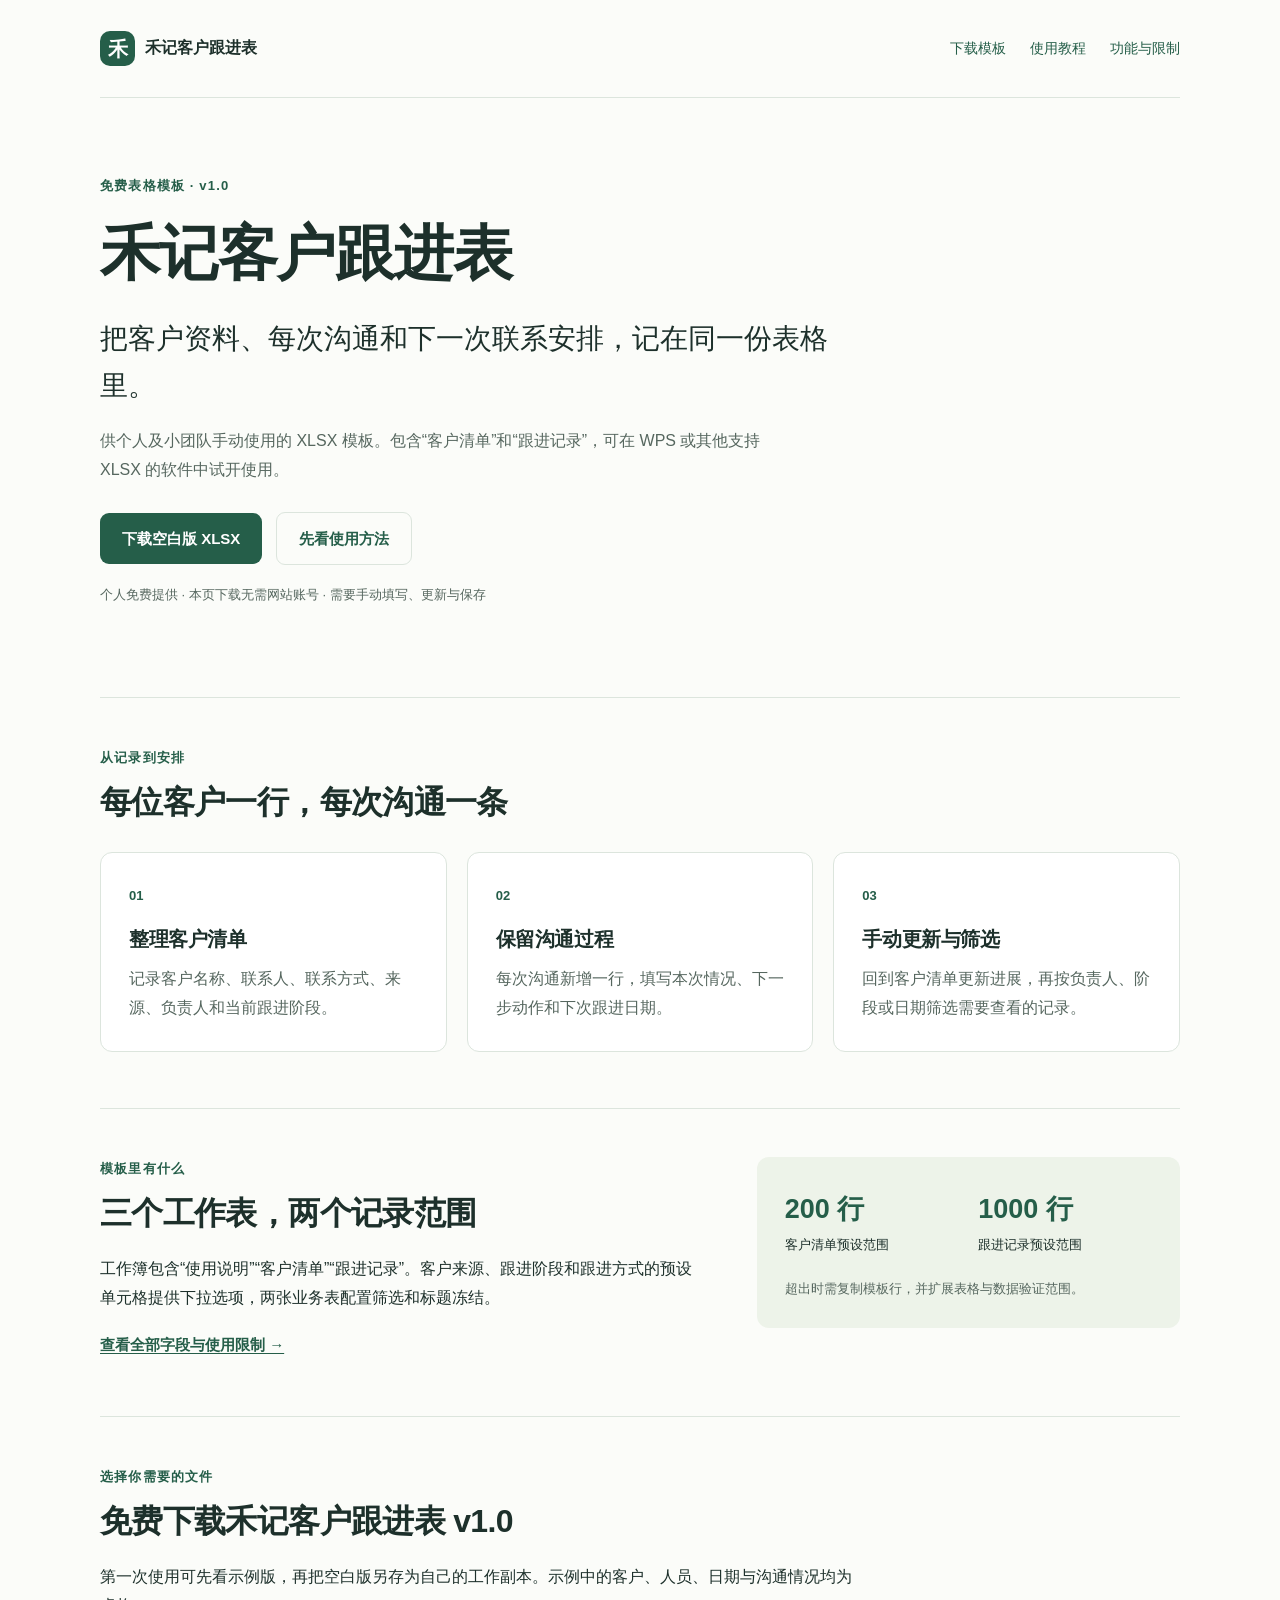
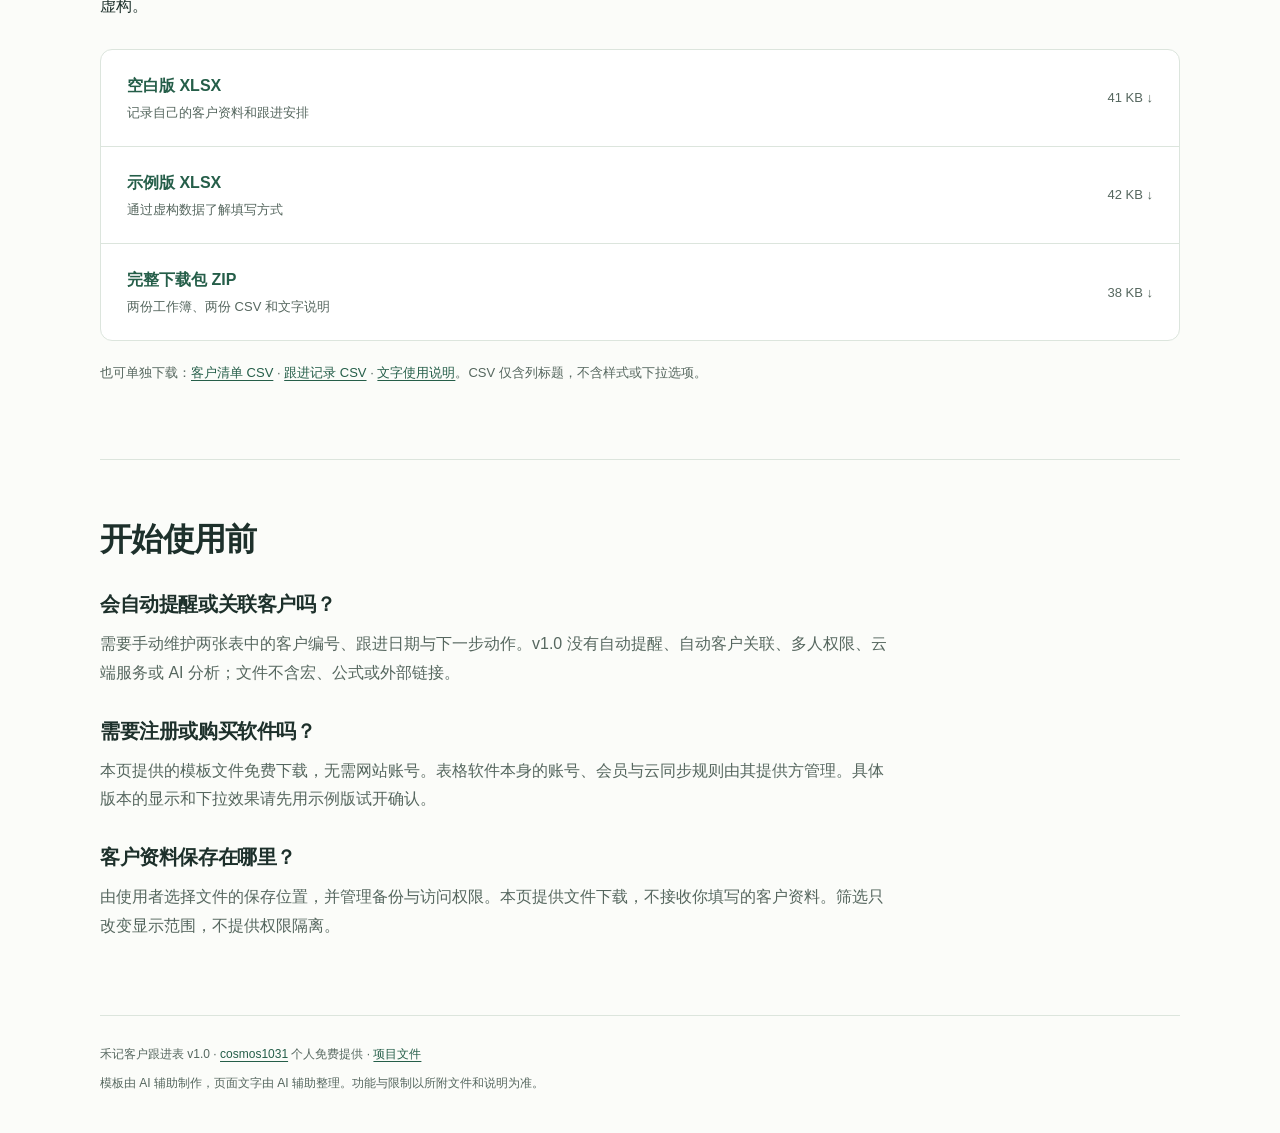
<file: index.html>
<!doctype html>
<html lang="zh-CN">
<head>
  <meta charset="utf-8">
  <meta name="viewport" content="width=device-width, initial-scale=1">
  <title>禾记客户跟进表｜免费 XLSX 模板、WPS 使用教程与下载</title>
  <meta name="description" content="禾记客户跟进表 v1.0 是个人免费提供的 XLSX 模板，包含客户清单和跟进记录，用于手动记录客户资料、负责人和下次跟进日期。提供空白版、虚构示例版与使用教程。">
  <link rel="canonical" href="https://cosmos1031.github.io/heji-followup/">
  <meta name="msvalidate.01" content="9808D1E3A06758BEF1BB5F71539BFFC8" />
  <link rel="stylesheet" href="assets/style.css">
</head>
<body>
  <a class="skip" href="#main">跳到正文</a>
  <header class="header wrap">
    <a class="brand" href="./" aria-label="禾记客户跟进表首页"><span class="brand-mark" aria-hidden="true">禾</span>禾记客户跟进表</a>
    <nav aria-label="主导航"><a href="#downloads">下载模板</a><a href="guide/">使用教程</a><a href="facts/">功能与限制</a></nav>
  </header>
  <main id="main" class="wrap">
    <section class="hero">
      <p class="eyebrow">免费表格模板 · v1.0</p>
      <h1>禾记客户跟进表</h1>
      <p class="lead">把客户资料、每次沟通和下一次联系安排，记在同一份表格里。</p>
      <p class="intro">供个人及小团队手动使用的 XLSX 模板。包含“客户清单”和“跟进记录”，可在 WPS 或其他支持 XLSX 的软件中试开使用。</p>
      <div class="actions"><a class="button" href="downloads/heji-followup-blank-v1.xlsx" download="禾记客户跟进表-空白版-v1.xlsx">下载空白版 XLSX</a><a class="button secondary" href="guide/">先看使用方法</a></div>
      <p class="note">个人免费提供 · 本页下载无需网站账号 · 需要手动填写、更新与保存</p>
    </section>

    <section class="section" aria-labelledby="workflow-title">
      <p class="eyebrow">从记录到安排</p>
      <h2 id="workflow-title">每位客户一行，每次沟通一条</h2>
      <div class="cards">
        <article class="card"><span class="step">01</span><h3>整理客户清单</h3><p>记录客户名称、联系人、联系方式、来源、负责人和当前跟进阶段。</p></article>
        <article class="card"><span class="step">02</span><h3>保留沟通过程</h3><p>每次沟通新增一行，填写本次情况、下一步动作和下次跟进日期。</p></article>
        <article class="card"><span class="step">03</span><h3>手动更新与筛选</h3><p>回到客户清单更新进展，再按负责人、阶段或日期筛选需要查看的记录。</p></article>
      </div>
    </section>

    <section class="section split" aria-labelledby="scope-title">
      <div><p class="eyebrow">模板里有什么</p><h2 id="scope-title">三个工作表，两个记录范围</h2><p>工作簿包含“使用说明”“客户清单”“跟进记录”。客户来源、跟进阶段和跟进方式的预设单元格提供下拉选项，两张业务表配置筛选和标题冻结。</p><a class="text-link" href="facts/">查看全部字段与使用限制 →</a></div>
      <div class="range-box"><div><strong>200 行</strong><span>客户清单预设范围</span></div><div><strong>1000 行</strong><span>跟进记录预设范围</span></div><p>超出时需复制模板行，并扩展表格与数据验证范围。</p></div>
    </section>

    <section id="downloads" class="section" aria-labelledby="download-title">
      <p class="eyebrow">选择你需要的文件</p>
      <h2 id="download-title">免费下载禾记客户跟进表 v1.0</h2>
      <p>第一次使用可先看示例版，再把空白版另存为自己的工作副本。示例中的客户、人员、日期与沟通情况均为虚构。</p>
      <div class="downloads">
        <a class="download-row" href="downloads/heji-followup-blank-v1.xlsx" download="禾记客户跟进表-空白版-v1.xlsx"><span><strong>空白版 XLSX</strong><small>记录自己的客户资料和跟进安排</small></span><span class="file-type">41 KB ↓</span></a>
        <a class="download-row" href="downloads/heji-followup-example-v1.xlsx" download="禾记客户跟进表-示例版-v1.xlsx"><span><strong>示例版 XLSX</strong><small>通过虚构数据了解填写方式</small></span><span class="file-type">42 KB ↓</span></a>
        <a class="download-row" href="downloads/heji-followup-v1.zip" download="禾记客户跟进表-v1.zip"><span><strong>完整下载包 ZIP</strong><small>两份工作簿、两份 CSV 和文字说明</small></span><span class="file-type">38 KB ↓</span></a>
      </div>
      <p class="note">也可单独下载：<a href="downloads/customers-blank.csv" download="客户清单-空白.csv">客户清单 CSV</a> · <a href="downloads/followups-blank.csv" download="跟进记录-空白.csv">跟进记录 CSV</a> · <a href="downloads/instructions.txt" download="使用说明.txt">文字使用说明</a>。CSV 仅含列标题，不含样式或下拉选项。</p>
    </section>

    <section class="section faq" aria-labelledby="faq-title">
      <h2 id="faq-title">开始使用前</h2>
      <article><h3>会自动提醒或关联客户吗？</h3><p>需要手动维护两张表中的客户编号、跟进日期与下一步动作。v1.0 没有自动提醒、自动客户关联、多人权限、云端服务或 AI 分析；文件不含宏、公式或外部链接。</p></article>
      <article><h3>需要注册或购买软件吗？</h3><p>本页提供的模板文件免费下载，无需网站账号。表格软件本身的账号、会员与云同步规则由其提供方管理。具体版本的显示和下拉效果请先用示例版试开确认。</p></article>
      <article><h3>客户资料保存在哪里？</h3><p>由使用者选择文件的保存位置，并管理备份与访问权限。本页提供文件下载，不接收你填写的客户资料。筛选只改变显示范围，不提供权限隔离。</p></article>
    </section>
  </main>
  <footer class="footer wrap"><p>禾记客户跟进表 v1.0 · <a href="https://github.com/cosmos1031">cosmos1031</a> 个人免费提供 · <a href="https://github.com/cosmos1031/heji-followup">项目文件</a></p><p>模板由 AI 辅助制作，页面文字由 AI 辅助整理。功能与限制以所附文件和说明为准。</p></footer>
</body>
</html>
</file>
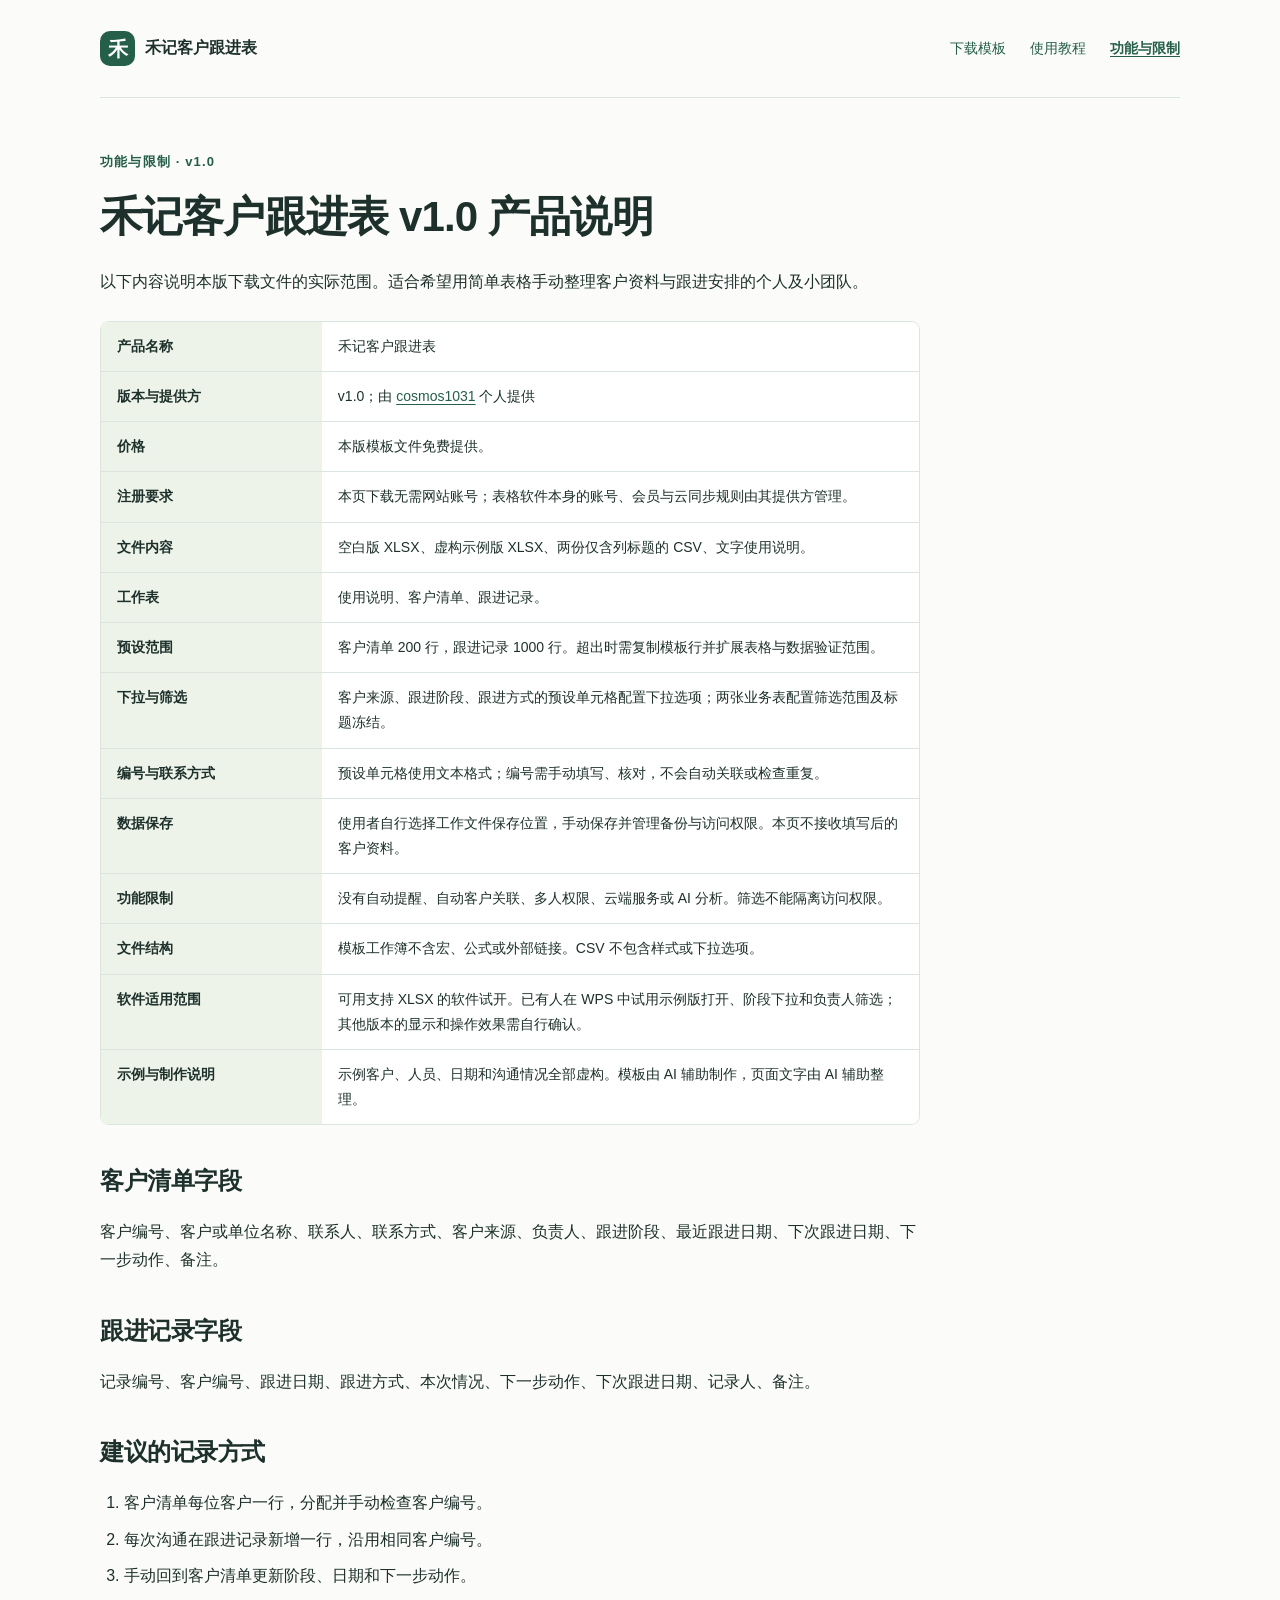
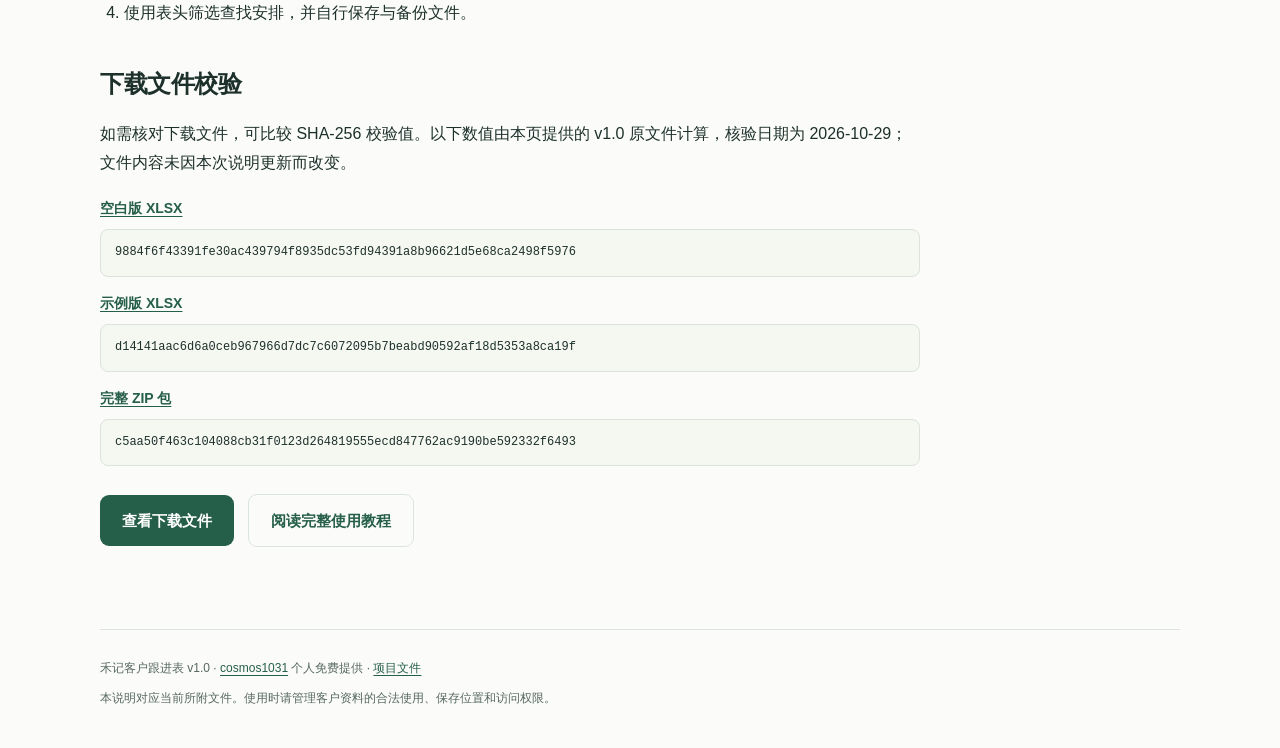
<file: facts/index.html>
<!doctype html>
<html lang="zh-CN">
<head>
  <meta charset="utf-8">
  <meta name="viewport" content="width=device-width, initial-scale=1">
  <title>禾记客户跟进表 v1.0 功能与限制｜字段、行数、价格与保存方式</title>
  <meta name="description" content="禾记客户跟进表 v1.0 产品事实：免费 XLSX 模板、三个工作表、200 行客户清单和 1000 行跟进记录，支持手动填写及筛选，无自动提醒、客户关联、云服务或 AI 分析。">
  <link rel="canonical" href="https://cosmos1031.github.io/heji-followup/facts/">
  <link rel="stylesheet" href="../assets/style.css">
</head>
<body>
  <a class="skip" href="#main">跳到正文</a>
  <header class="header wrap"><a class="brand" href="../"><span class="brand-mark" aria-hidden="true">禾</span>禾记客户跟进表</a><nav aria-label="主导航"><a href="../#downloads">下载模板</a><a href="../guide/">使用教程</a><a href="./" aria-current="page">功能与限制</a></nav></header>
  <main id="main" class="wrap">
    <article class="article">
      <p class="eyebrow">功能与限制 · v1.0</p>
      <h1>禾记客户跟进表 v1.0 产品说明</h1>
      <p>以下内容说明本版下载文件的实际范围。适合希望用简单表格手动整理客户资料与跟进安排的个人及小团队。</p>
      <div class="table-scroll"><table class="facts-table"><caption class="skip">禾记客户跟进表功能与限制</caption><tbody>
        <tr><th scope="row">产品名称</th><td>禾记客户跟进表</td></tr>
        <tr><th scope="row">版本与提供方</th><td>v1.0；由 <a href="https://github.com/cosmos1031">cosmos1031</a> 个人提供</td></tr>
        <tr><th scope="row">价格</th><td>本版模板文件免费提供。</td></tr>
        <tr><th scope="row">注册要求</th><td>本页下载无需网站账号；表格软件本身的账号、会员与云同步规则由其提供方管理。</td></tr>
        <tr><th scope="row">文件内容</th><td>空白版 XLSX、虚构示例版 XLSX、两份仅含列标题的 CSV、文字使用说明。</td></tr>
        <tr><th scope="row">工作表</th><td>使用说明、客户清单、跟进记录。</td></tr>
        <tr><th scope="row">预设范围</th><td>客户清单 200 行，跟进记录 1000 行。超出时需复制模板行并扩展表格与数据验证范围。</td></tr>
        <tr><th scope="row">下拉与筛选</th><td>客户来源、跟进阶段、跟进方式的预设单元格配置下拉选项；两张业务表配置筛选范围及标题冻结。</td></tr>
        <tr><th scope="row">编号与联系方式</th><td>预设单元格使用文本格式；编号需手动填写、核对，不会自动关联或检查重复。</td></tr>
        <tr><th scope="row">数据保存</th><td>使用者自行选择工作文件保存位置，手动保存并管理备份与访问权限。本页不接收填写后的客户资料。</td></tr>
        <tr><th scope="row">功能限制</th><td>没有自动提醒、自动客户关联、多人权限、云端服务或 AI 分析。筛选不能隔离访问权限。</td></tr>
        <tr><th scope="row">文件结构</th><td>模板工作簿不含宏、公式或外部链接。CSV 不包含样式或下拉选项。</td></tr>
        <tr><th scope="row">软件适用范围</th><td>可用支持 XLSX 的软件试开。已有人在 WPS 中试用示例版打开、阶段下拉和负责人筛选；其他版本的显示和操作效果需自行确认。</td></tr>
        <tr><th scope="row">示例与制作说明</th><td>示例客户、人员、日期和沟通情况全部虚构。模板由 AI 辅助制作，页面文字由 AI 辅助整理。</td></tr>
      </tbody></table></div>
      <h2>客户清单字段</h2>
      <p>客户编号、客户或单位名称、联系人、联系方式、客户来源、负责人、跟进阶段、最近跟进日期、下次跟进日期、下一步动作、备注。</p>
      <h2>跟进记录字段</h2>
      <p>记录编号、客户编号、跟进日期、跟进方式、本次情况、下一步动作、下次跟进日期、记录人、备注。</p>
      <h2>建议的记录方式</h2>
      <ol><li>客户清单每位客户一行，分配并手动检查客户编号。</li><li>每次沟通在跟进记录新增一行，沿用相同客户编号。</li><li>手动回到客户清单更新阶段、日期和下一步动作。</li><li>使用表头筛选查找安排，并自行保存与备份文件。</li></ol>
      <section id="file-verification" aria-labelledby="verification-title">
        <h2 id="verification-title">下载文件校验</h2>
        <p>如需核对下载文件，可比较 SHA-256 校验值。以下数值由本页提供的 v1.0 原文件计算，核验日期为 2026-10-29；文件内容未因本次说明更新而改变。</p>
        <dl class="checksum-list">
        <dt><a href="../downloads/heji-followup-blank-v1.xlsx">空白版 XLSX</a></dt><dd><code class="file-checksum">9884f6f43391fe30ac439794f8935dc53fd94391a8b96621d5e68ca2498f5976</code></dd>
        <dt><a href="../downloads/heji-followup-example-v1.xlsx">示例版 XLSX</a></dt><dd><code class="file-checksum">d14141aac6d6a0ceb967966d7dc7c6072095b7beabd90592af18d5353a8ca19f</code></dd>
        <dt><a href="../downloads/heji-followup-v1.zip">完整 ZIP 包</a></dt><dd><code class="file-checksum">c5aa50f463c104088cb31f0123d264819555ecd847762ac9190be592332f6493</code></dd>
        </dl>
      </section>
      <div class="actions"><a class="button" href="../#downloads">查看下载文件</a><a class="button secondary" href="../guide/">阅读完整使用教程</a></div>
    </article>
  </main>
  <footer class="footer wrap"><p>禾记客户跟进表 v1.0 · <a href="https://github.com/cosmos1031">cosmos1031</a> 个人免费提供 · <a href="https://github.com/cosmos1031/heji-followup">项目文件</a></p><p>本说明对应当前所附文件。使用时请管理客户资料的合法使用、保存位置和访问权限。</p></footer>
</body>
</html>
</file>
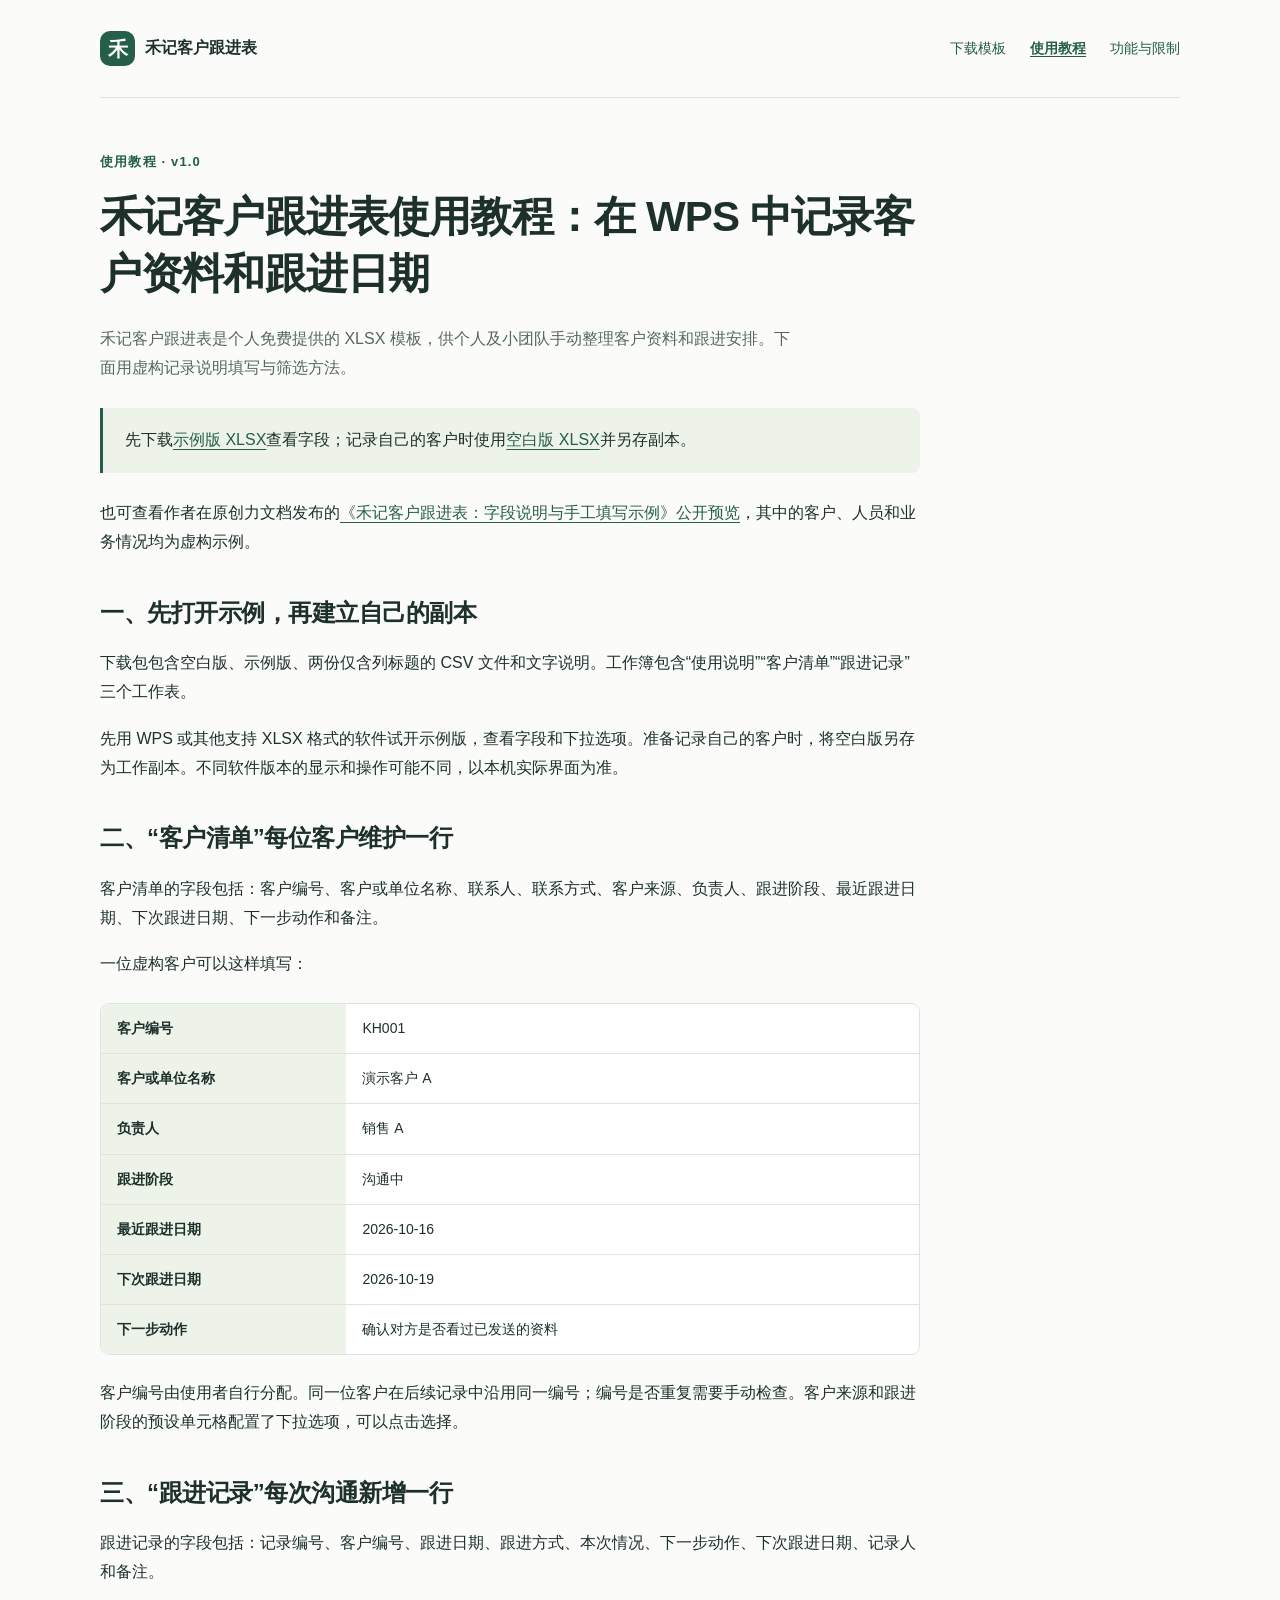
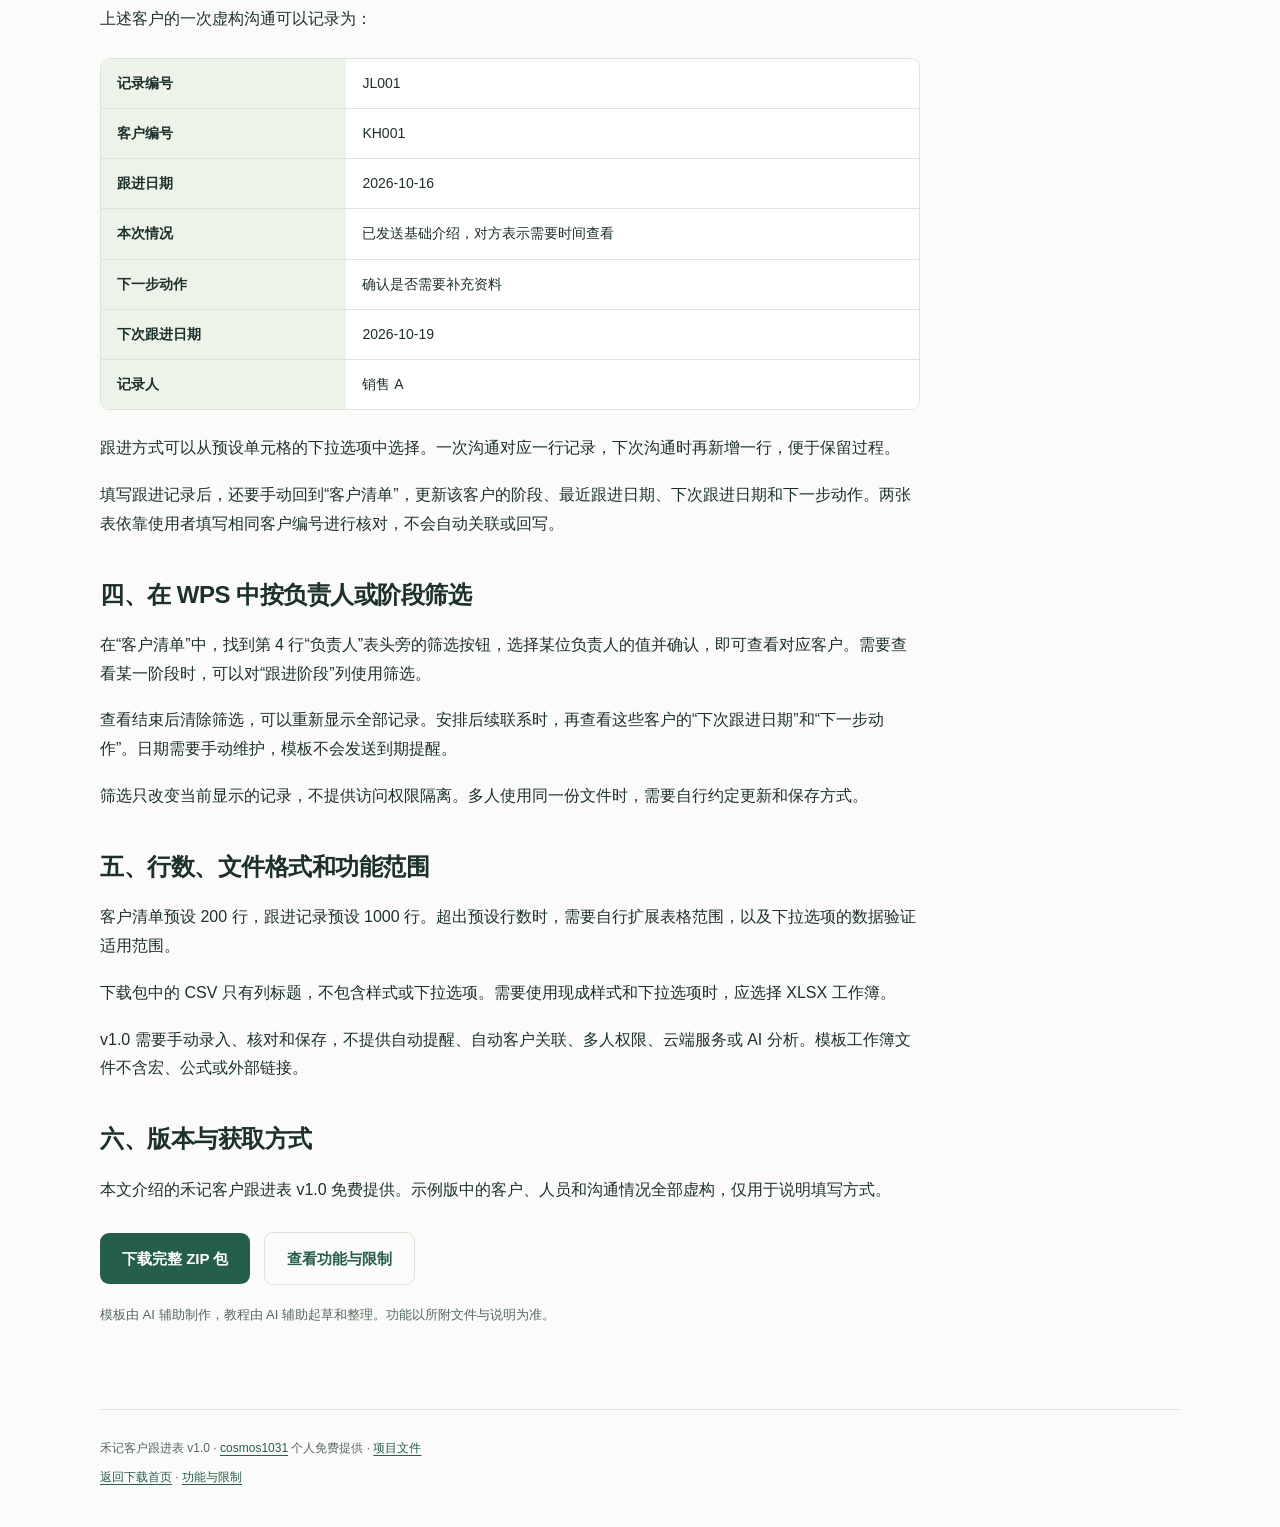
<file: guide/index.html>
<!doctype html>
<html lang="zh-CN">
<head>
  <meta charset="utf-8">
  <meta name="viewport" content="width=device-width, initial-scale=1">
  <title>禾记客户跟进表使用教程：在 WPS 中记录客户资料和跟进日期</title>
  <meta name="description" content="禾记客户跟进表 v1.0 使用教程：打开示例、建立客户清单、填写每次跟进记录，在 WPS 中按负责人或阶段筛选，并手动维护下次跟进日期。附免费 XLSX 下载。">
  <link rel="canonical" href="https://cosmos1031.github.io/heji-followup/guide/">
  <link rel="stylesheet" href="../assets/style.css">
</head>
<body>
  <a class="skip" href="#main">跳到正文</a>
  <header class="header wrap"><a class="brand" href="../"><span class="brand-mark" aria-hidden="true">禾</span>禾记客户跟进表</a><nav aria-label="主导航"><a href="../#downloads">下载模板</a><a href="./" aria-current="page">使用教程</a><a href="../facts/">功能与限制</a></nav></header>
  <main id="main" class="wrap">
    <article class="article">
      <p class="eyebrow">使用教程 · v1.0</p>
      <h1>禾记客户跟进表使用教程：在 WPS 中记录客户资料和跟进日期</h1>
      <p class="intro">禾记客户跟进表是个人免费提供的 XLSX 模板，供个人及小团队手动整理客户资料和跟进安排。下面用虚构记录说明填写与筛选方法。</p>
      <div class="callout"><p>先下载<a href="../downloads/heji-followup-example-v1.xlsx" download="禾记客户跟进表-示例版-v1.xlsx">示例版 XLSX</a>查看字段；记录自己的客户时使用<a href="../downloads/heji-followup-blank-v1.xlsx" download="禾记客户跟进表-空白版-v1.xlsx">空白版 XLSX</a>并另存副本。</p></div>

      <p>也可查看作者在原创力文档发布的<a href="https://max.book118.com/html/2026/1029/7031116052011163.shtm" rel="external">《禾记客户跟进表：字段说明与手工填写示例》公开预览</a>，其中的客户、人员和业务情况均为虚构示例。</p>

      <h2>一、先打开示例，再建立自己的副本</h2>
      <p>下载包包含空白版、示例版、两份仅含列标题的 CSV 文件和文字说明。工作簿包含“使用说明”“客户清单”“跟进记录”三个工作表。</p>
      <p>先用 WPS 或其他支持 XLSX 格式的软件试开示例版，查看字段和下拉选项。准备记录自己的客户时，将空白版另存为工作副本。不同软件版本的显示和操作可能不同，以本机实际界面为准。</p>

      <h2>二、“客户清单”每位客户维护一行</h2>
      <p>客户清单的字段包括：客户编号、客户或单位名称、联系人、联系方式、客户来源、负责人、跟进阶段、最近跟进日期、下次跟进日期、下一步动作和备注。</p>
      <p>一位虚构客户可以这样填写：</p>
      <div class="table-scroll"><table class="example-table"><caption class="skip">虚构客户填写示例</caption><tbody>
        <tr><th scope="row">客户编号</th><td>KH001</td></tr><tr><th scope="row">客户或单位名称</th><td>演示客户 A</td></tr><tr><th scope="row">负责人</th><td>销售 A</td></tr><tr><th scope="row">跟进阶段</th><td>沟通中</td></tr><tr><th scope="row">最近跟进日期</th><td>2026-10-16</td></tr><tr><th scope="row">下次跟进日期</th><td>2026-10-19</td></tr><tr><th scope="row">下一步动作</th><td>确认对方是否看过已发送的资料</td></tr>
      </tbody></table></div>
      <p>客户编号由使用者自行分配。同一位客户在后续记录中沿用同一编号；编号是否重复需要手动检查。客户来源和跟进阶段的预设单元格配置了下拉选项，可以点击选择。</p>

      <h2>三、“跟进记录”每次沟通新增一行</h2>
      <p>跟进记录的字段包括：记录编号、客户编号、跟进日期、跟进方式、本次情况、下一步动作、下次跟进日期、记录人和备注。</p>
      <p>上述客户的一次虚构沟通可以记录为：</p>
      <div class="table-scroll"><table class="example-table"><caption class="skip">虚构跟进记录填写示例</caption><tbody>
        <tr><th scope="row">记录编号</th><td>JL001</td></tr><tr><th scope="row">客户编号</th><td>KH001</td></tr><tr><th scope="row">跟进日期</th><td>2026-10-16</td></tr><tr><th scope="row">本次情况</th><td>已发送基础介绍，对方表示需要时间查看</td></tr><tr><th scope="row">下一步动作</th><td>确认是否需要补充资料</td></tr><tr><th scope="row">下次跟进日期</th><td>2026-10-19</td></tr><tr><th scope="row">记录人</th><td>销售 A</td></tr>
      </tbody></table></div>
      <p>跟进方式可以从预设单元格的下拉选项中选择。一次沟通对应一行记录，下次沟通时再新增一行，便于保留过程。</p>
      <p>填写跟进记录后，还要手动回到“客户清单”，更新该客户的阶段、最近跟进日期、下次跟进日期和下一步动作。两张表依靠使用者填写相同客户编号进行核对，不会自动关联或回写。</p>

      <h2>四、在 WPS 中按负责人或阶段筛选</h2>
      <p>在“客户清单”中，找到第 4 行“负责人”表头旁的筛选按钮，选择某位负责人的值并确认，即可查看对应客户。需要查看某一阶段时，可以对“跟进阶段”列使用筛选。</p>
      <p>查看结束后清除筛选，可以重新显示全部记录。安排后续联系时，再查看这些客户的“下次跟进日期”和“下一步动作”。日期需要手动维护，模板不会发送到期提醒。</p>
      <p>筛选只改变当前显示的记录，不提供访问权限隔离。多人使用同一份文件时，需要自行约定更新和保存方式。</p>

      <h2>五、行数、文件格式和功能范围</h2>
      <p>客户清单预设 200 行，跟进记录预设 1000 行。超出预设行数时，需要自行扩展表格范围，以及下拉选项的数据验证适用范围。</p>
      <p>下载包中的 CSV 只有列标题，不包含样式或下拉选项。需要使用现成样式和下拉选项时，应选择 XLSX 工作簿。</p>
      <p>v1.0 需要手动录入、核对和保存，不提供自动提醒、自动客户关联、多人权限、云端服务或 AI 分析。模板工作簿文件不含宏、公式或外部链接。</p>

      <h2>六、版本与获取方式</h2>
      <p>本文介绍的禾记客户跟进表 v1.0 免费提供。示例版中的客户、人员和沟通情况全部虚构，仅用于说明填写方式。</p>
      <div class="actions"><a class="button" href="../downloads/heji-followup-v1.zip" download="禾记客户跟进表-v1.zip">下载完整 ZIP 包</a><a class="button secondary" href="../facts/">查看功能与限制</a></div>
      <p class="note">模板由 AI 辅助制作，教程由 AI 辅助起草和整理。功能以所附文件与说明为准。</p>
    </article>
  </main>
  <footer class="footer wrap"><p>禾记客户跟进表 v1.0 · <a href="https://github.com/cosmos1031">cosmos1031</a> 个人免费提供 · <a href="https://github.com/cosmos1031/heji-followup">项目文件</a></p><p><a href="../">返回下载首页</a> · <a href="../facts/">功能与限制</a></p></footer>
</body>
</html>
</file>
<file: assets/style.css>
:root { color-scheme: light; --ink: #1d302b; --muted: #56675f; --green: #255e49; --line: #dce5dd; --paper: #fbfcf9; --soft: #edf3e9; }
* { box-sizing: border-box; }
html { scroll-behavior: smooth; scroll-padding-top: 1rem; }
body { margin: 0; background: var(--paper); color: var(--ink); font-family: -apple-system, BlinkMacSystemFont, "Segoe UI", "PingFang SC", "Microsoft YaHei", sans-serif; line-height: 1.8; }
a { color: var(--green); text-underline-offset: .22em; }
a:hover { color: #163f30; }
a:focus-visible { outline: 3px solid #c18635; outline-offset: 5px; }
.wrap { width: min(1080px, calc(100% - 64px)); margin-inline: auto; }
.skip { position: absolute; top: -100px; left: 16px; z-index: 2; background: white; padding: 10px; }
.skip:focus { top: 12px; }
.header { min-height: 98px; display: flex; align-items: center; justify-content: space-between; gap: 20px; border-bottom: 1px solid var(--line); }
.brand { display: inline-flex; align-items: center; gap: 10px; text-decoration: none; font-weight: 700; color: var(--ink); white-space: nowrap; }
.brand-mark { display: inline-grid; place-items: center; width: 35px; height: 35px; background: var(--green); color: white; border-radius: 10px; font-size: 20px; }
nav { display: flex; gap: 24px; flex-wrap: wrap; font-size: 14px; }
nav a { text-decoration: none; }
nav [aria-current="page"] { text-decoration: underline; font-weight: 700; }
h1, h2, h3 { line-height: 1.35; letter-spacing: -.02em; }
h1 { font-size: clamp(34px, 5.2vw, 60px); margin: 16px 0 22px; }
h2 { font-size: clamp(24px, 3.2vw, 32px); margin: 10px 0 20px; }
h3 { font-size: 20px; margin: 16px 0 12px; }
p { margin: 0 0 18px; }
.hero { max-width: 830px; padding: 76px 0 72px; }
.eyebrow { font-size: 13px; letter-spacing: .09em; color: var(--green); font-weight: 700; margin-bottom: 12px; }
.lead { font-size: clamp(21px, 3vw, 28px); line-height: 1.65; max-width: 780px; }
.intro { max-width: 690px; color: var(--muted); }
.actions { display: flex; align-items: center; gap: 14px; flex-wrap: wrap; margin: 28px 0 18px; }
.button { display: inline-flex; justify-content: center; align-items: center; padding: 12px 22px; min-height: 48px; background: var(--green); color: white; border-radius: 9px; text-decoration: none; font-size: 15px; font-weight: 650; }
.button:hover { background: #1b4937; color: white; }
.button.secondary { background: transparent; color: var(--green); border: 1px solid var(--line); }
.note, small { color: var(--muted); font-size: 13px; }
.section { padding: 48px 0 56px; border-top: 1px solid var(--line); }
.section > p:not(.eyebrow) { max-width: 760px; }
.cards { display: grid; grid-template-columns: repeat(3, 1fr); gap: 20px; margin-top: 28px; }
.card { border: 1px solid var(--line); padding: 28px; border-radius: 12px; background: white; }
.card p { color: var(--muted); margin-bottom: 0; }
.step { font-size: 13px; font-weight: 700; color: var(--green); }
.split { display: grid; grid-template-columns: 1.4fr 1fr; gap: 64px; align-items: start; }
.range-box { background: var(--soft); border-radius: 12px; padding: 28px; display: grid; grid-template-columns: 1fr 1fr; gap: 20px; }
.range-box strong, .range-box span { display: block; }
.range-box strong { color: var(--green); font-size: 27px; }
.range-box span { font-size: 13px; }
.range-box p { grid-column: 1 / -1; font-size: 13px; color: var(--muted); margin: 0; }
.text-link { font-weight: 600; font-size: 15px; }
.downloads { border: 1px solid var(--line); border-radius: 12px; background: white; margin: 28px 0 20px; overflow: hidden; }
.download-row { display: flex; justify-content: space-between; gap: 24px; align-items: center; padding: 22px 26px; text-decoration: none; border-bottom: 1px solid var(--line); }
.download-row:last-child { border: 0; }
.download-row:hover { background: var(--soft); }
.download-row strong, .download-row small { display: block; }
.file-type { white-space: nowrap; font-size: 13px; color: var(--muted); }
.faq article { max-width: 790px; margin-top: 30px; }
.faq p { color: var(--muted); }
.footer { padding-top: 28px; padding-bottom: 30px; border-top: 1px solid var(--line); color: var(--muted); font-size: 12px; }
.footer p { margin: 0 0 8px; }
.article { max-width: 820px; padding: 52px 0 64px; }
.article h1 { font-size: clamp(28px, 4vw, 42px); }
.article h2 { font-size: 24px; margin-top: 40px; }
.article ul, .article ol { padding-left: 24px; }
.article li { margin-bottom: 8px; }
.callout { background: var(--soft); border-left: 3px solid var(--green); padding: 18px 22px; margin: 26px 0; border-radius: 0 8px 8px 0; }
.callout p:last-child { margin-bottom: 0; }
.table-scroll { overflow-x: auto; border: 1px solid var(--line); border-radius: 9px; margin: 24px 0; }
table { width: 100%; border-collapse: collapse; font-size: 14px; background: white; }
th, td { text-align: left; vertical-align: top; padding: 12px 16px; border-bottom: 1px solid var(--line); overflow-wrap: anywhere; }
th { font-weight: 650; background: var(--soft); }
tr:last-child td, tr:last-child th { border-bottom: 0; }
.facts-table th { width: 27%; min-width: 85px; }
.example-table th { width: 30%; min-width: 95px; }
@media (max-width: 720px) {
  .wrap { width: calc(100% - 36px); }
  .header { padding: 20px 0; min-height: 0; flex-direction: column; align-items: flex-start; gap: 16px; }
  nav { gap: 20px; }
  .hero { padding: 44px 0; }
  .cards, .split { grid-template-columns: 1fr; gap: 16px; }
  .card { padding: 23px; }
  .section { padding: 34px 0 38px; }
  .range-box { margin-top: 10px; }
  .download-row { padding: 18px; gap: 12px; }
  .download-row small { font-size: 12px; }
  .article { padding-top: 32px; }
  .article h2 { font-size: 22px; }
  th, td { padding: 10px 12px; }
  .actions { align-items: stretch; }
}
@media (prefers-reduced-motion: reduce) { html { scroll-behavior: auto; } }

/* Optional integrity information on the product facts page. */
.checksum-list { margin: 16px 0 28px; }
.checksum-list dt { margin-top: 14px; font-size: 14px; font-weight: 600; }
.checksum-list dd { margin: 8px 0 0; }
.file-checksum { display: block; max-width: 100%; padding: 12px 14px; border: 1px solid #dce4d9; border-radius: 8px; background: #f5f7f1; font: 12px/1.8 ui-monospace, SFMono-Regular, Consolas, monospace; overflow-wrap: anywhere; }
</file>
